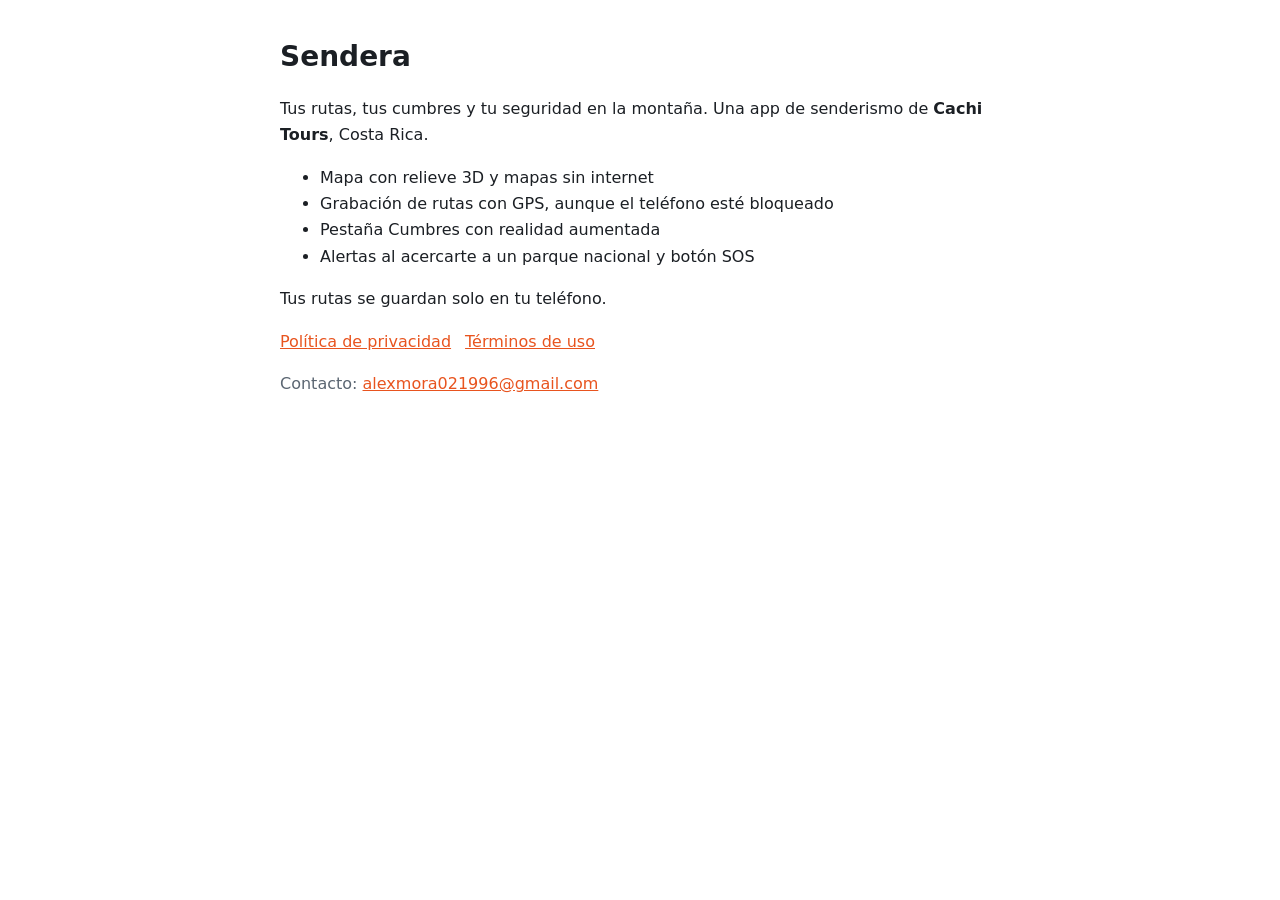
<file: index.html>
<!doctype html>
<html lang="es"><head><meta charset="utf-8"><meta name="viewport" content="width=device-width,initial-scale=1">
<title>Sendera · Cachi Tours</title><link rel="stylesheet" href="style.css"></head><body><main>
<h1>Sendera</h1>
<p>Tus rutas, tus cumbres y tu seguridad en la montaña. Una app de senderismo de <b>Cachi Tours</b>, Costa Rica.</p>
<ul>
<li>Mapa con relieve 3D y mapas sin internet</li>
<li>Grabación de rutas con GPS, aunque el teléfono esté bloqueado</li>
<li>Pestaña Cumbres con realidad aumentada</li>
<li>Alertas al acercarte a un parque nacional y botón SOS</li>
</ul>
<p>Tus rutas se guardan solo en tu teléfono.</p>
<nav><a href="privacidad.html">Política de privacidad</a><a href="terminos.html">Términos de uso</a></nav>
<p class="mut">Contacto: <a href="mailto:alexmora021996@gmail.com">alexmora021996@gmail.com</a></p>
</main></body></html>
</file>
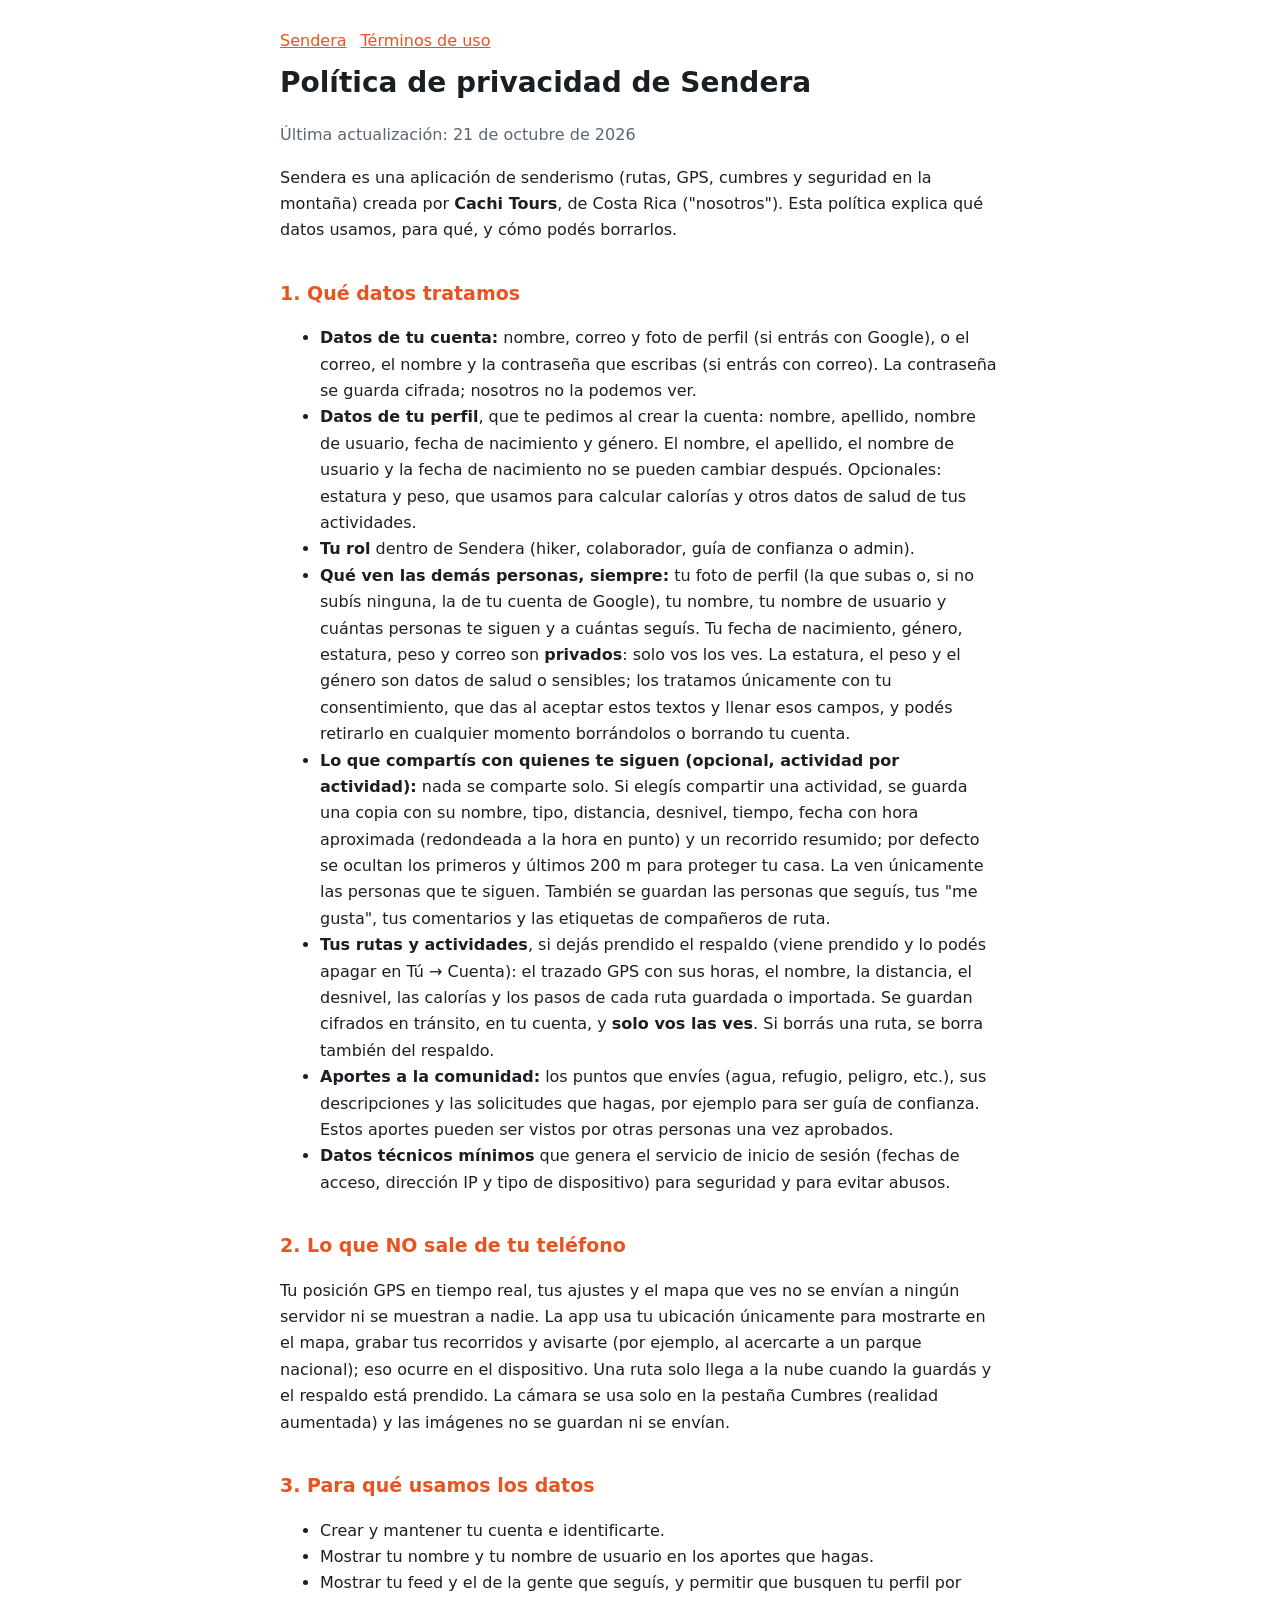
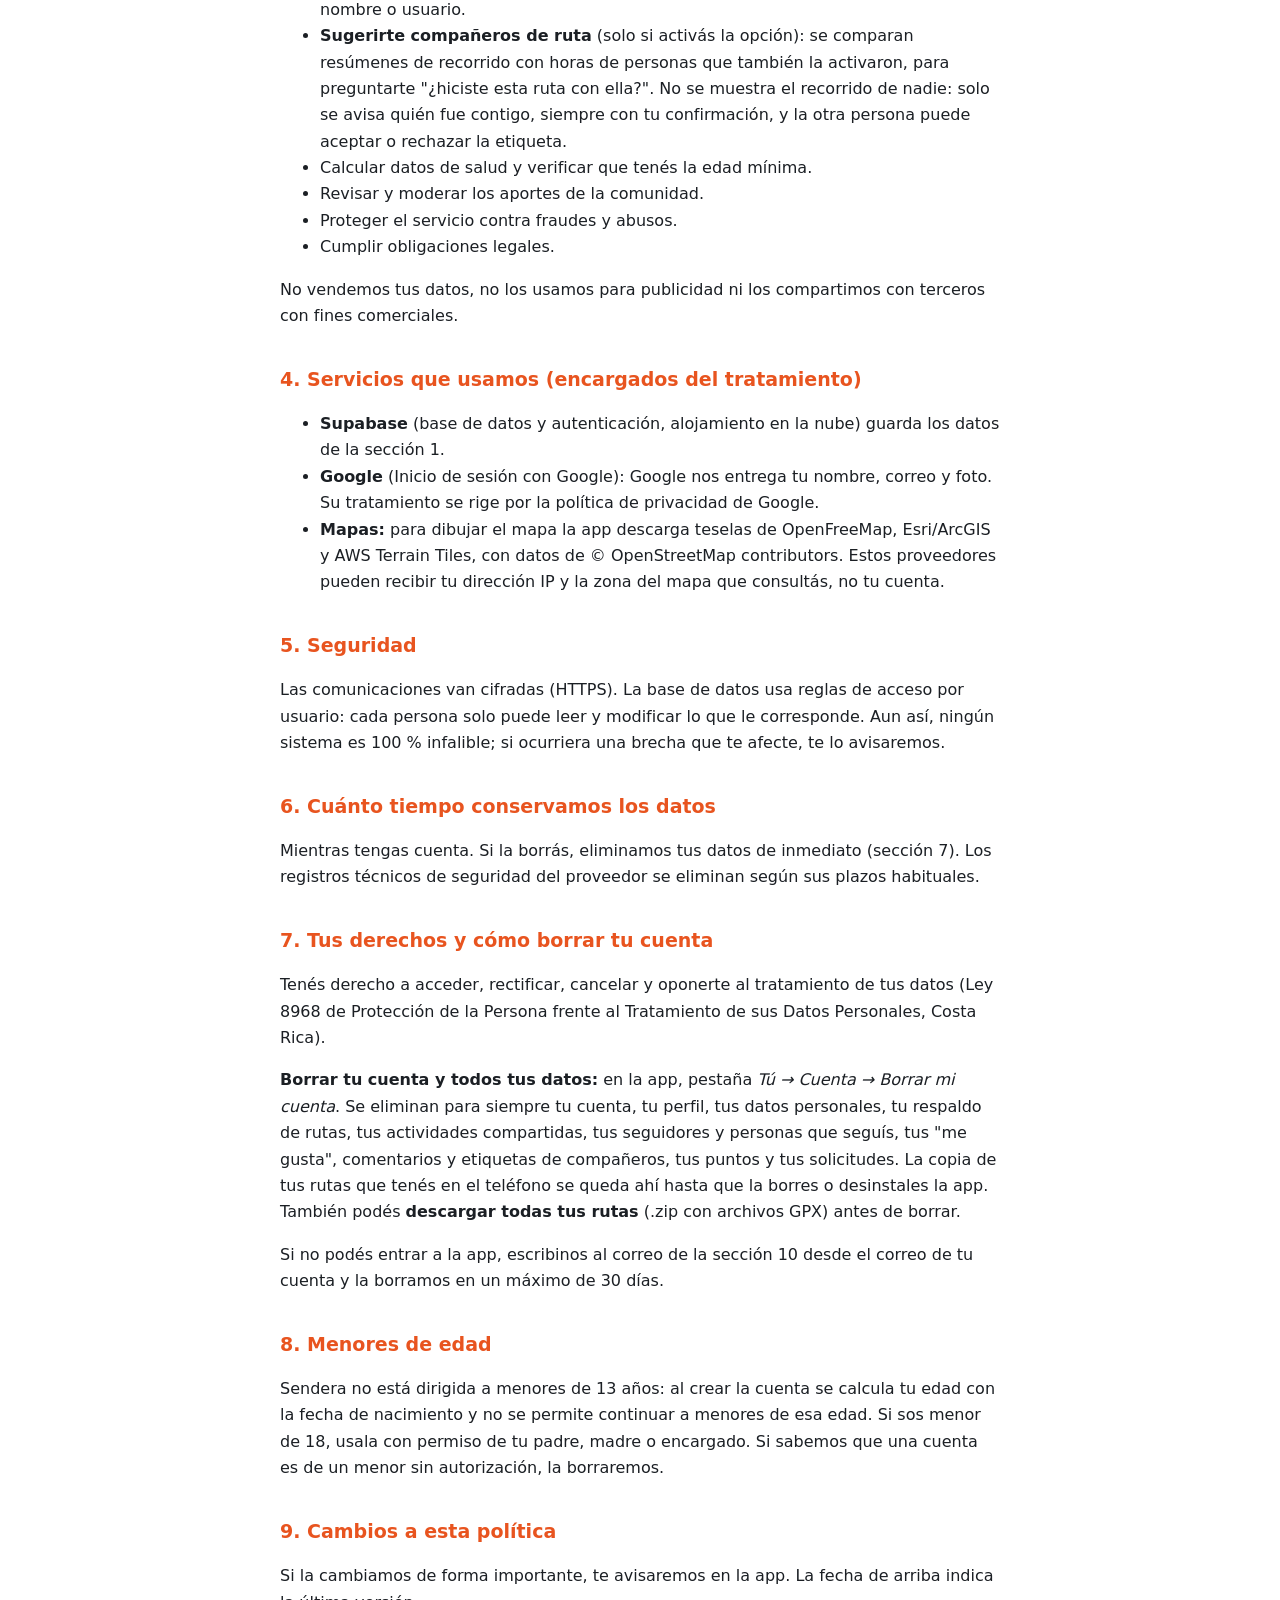
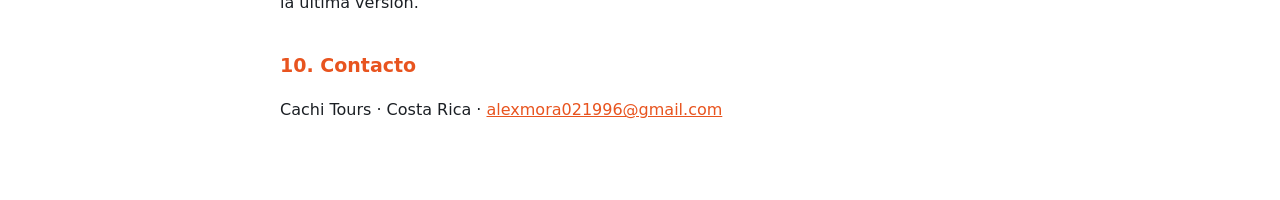
<file: privacidad.html>
<!doctype html>
<html lang="es"><head><meta charset="utf-8"><meta name="viewport" content="width=device-width,initial-scale=1">
<title>Política de privacidad · Sendera</title><link rel="stylesheet" href="style.css"></head><body><main>
<nav><a href="index.html">Sendera</a><a href="terminos.html">Términos de uso</a></nav>
<h1>Política de privacidad de Sendera</h1>
<p class="mut">Última actualización: 21 de octubre de 2026</p>
<p>Sendera es una aplicación de senderismo (rutas, GPS, cumbres y seguridad en la montaña) creada por <b>Cachi Tours</b>, de Costa Rica ("nosotros"). Esta política explica qué datos usamos, para qué, y cómo podés borrarlos.</p>

<h2>1. Qué datos tratamos</h2>
<ul>
<li><b>Datos de tu cuenta:</b> nombre, correo y foto de perfil (si entrás con Google), o el correo, el nombre y la contraseña que escribas (si entrás con correo). La contraseña se guarda cifrada; nosotros no la podemos ver.</li>
<li><b>Datos de tu perfil</b>, que te pedimos al crear la cuenta: nombre, apellido, nombre de usuario, fecha de nacimiento y género. El nombre, el apellido, el nombre de usuario y la fecha de nacimiento no se pueden cambiar después. Opcionales: estatura y peso, que usamos para calcular calorías y otros datos de salud de tus actividades.</li>
<li><b>Tu rol</b> dentro de Sendera (hiker, colaborador, guía de confianza o admin).</li>
<li><b>Qué ven las demás personas, siempre:</b> tu foto de perfil (la que subas o, si no subís ninguna, la de tu cuenta de Google), tu nombre, tu nombre de usuario y cuántas personas te siguen y a cuántas seguís. Tu fecha de nacimiento, género, estatura, peso y correo son <b>privados</b>: solo vos los ves. La estatura, el peso y el género son datos de salud o sensibles; los tratamos únicamente con tu consentimiento, que das al aceptar estos textos y llenar esos campos, y podés retirarlo en cualquier momento borrándolos o borrando tu cuenta.</li>
<li><b>Lo que compartís con quienes te siguen (opcional, actividad por actividad):</b> nada se comparte solo. Si elegís compartir una actividad, se guarda una copia con su nombre, tipo, distancia, desnivel, tiempo, fecha con hora aproximada (redondeada a la hora en punto) y un recorrido resumido; por defecto se ocultan los primeros y últimos 200 m para proteger tu casa. La ven únicamente las personas que te siguen. También se guardan las personas que seguís, tus "me gusta", tus comentarios y las etiquetas de compañeros de ruta.</li>
<li><b>Tus rutas y actividades</b>, si dejás prendido el respaldo (viene prendido y lo podés apagar en Tú → Cuenta): el trazado GPS con sus horas, el nombre, la distancia, el desnivel, las calorías y los pasos de cada ruta guardada o importada. Se guardan cifrados en tránsito, en tu cuenta, y <b>solo vos las ves</b>. Si borrás una ruta, se borra también del respaldo.</li>
<li><b>Aportes a la comunidad:</b> los puntos que envíes (agua, refugio, peligro, etc.), sus descripciones y las solicitudes que hagas, por ejemplo para ser guía de confianza. Estos aportes pueden ser vistos por otras personas una vez aprobados.</li>
<li><b>Datos técnicos mínimos</b> que genera el servicio de inicio de sesión (fechas de acceso, dirección IP y tipo de dispositivo) para seguridad y para evitar abusos.</li>
</ul>

<h2>2. Lo que NO sale de tu teléfono</h2>
<p>Tu posición GPS en tiempo real, tus ajustes y el mapa que ves no se envían a ningún servidor ni se muestran a nadie. La app usa tu ubicación únicamente para mostrarte en el mapa, grabar tus recorridos y avisarte (por ejemplo, al acercarte a un parque nacional); eso ocurre en el dispositivo. Una ruta solo llega a la nube cuando la guardás y el respaldo está prendido. La cámara se usa solo en la pestaña Cumbres (realidad aumentada) y las imágenes no se guardan ni se envían.</p>

<h2>3. Para qué usamos los datos</h2>
<ul><li>Crear y mantener tu cuenta e identificarte.</li><li>Mostrar tu nombre y tu nombre de usuario en los aportes que hagas.</li><li>Mostrar tu feed y el de la gente que seguís, y permitir que busquen tu perfil por nombre o usuario.</li><li><b>Sugerirte compañeros de ruta</b> (solo si activás la opción): se comparan resúmenes de recorrido con horas de personas que también la activaron, para preguntarte "¿hiciste esta ruta con ella?". No se muestra el recorrido de nadie: solo se avisa quién fue contigo, siempre con tu confirmación, y la otra persona puede aceptar o rechazar la etiqueta.</li><li>Calcular datos de salud y verificar que tenés la edad mínima.</li><li>Revisar y moderar los aportes de la comunidad.</li><li>Proteger el servicio contra fraudes y abusos.</li><li>Cumplir obligaciones legales.</li></ul>
<p>No vendemos tus datos, no los usamos para publicidad ni los compartimos con terceros con fines comerciales.</p>

<h2>4. Servicios que usamos (encargados del tratamiento)</h2>
<ul>
<li><b>Supabase</b> (base de datos y autenticación, alojamiento en la nube) guarda los datos de la sección 1.</li>
<li><b>Google</b> (Inicio de sesión con Google): Google nos entrega tu nombre, correo y foto. Su tratamiento se rige por la política de privacidad de Google.</li>
<li><b>Mapas:</b> para dibujar el mapa la app descarga teselas de OpenFreeMap, Esri/ArcGIS y AWS Terrain Tiles, con datos de © OpenStreetMap contributors. Estos proveedores pueden recibir tu dirección IP y la zona del mapa que consultás, no tu cuenta.</li>
</ul>

<h2>5. Seguridad</h2>
<p>Las comunicaciones van cifradas (HTTPS). La base de datos usa reglas de acceso por usuario: cada persona solo puede leer y modificar lo que le corresponde. Aun así, ningún sistema es 100 % infalible; si ocurriera una brecha que te afecte, te lo avisaremos.</p>

<h2>6. Cuánto tiempo conservamos los datos</h2>
<p>Mientras tengas cuenta. Si la borrás, eliminamos tus datos de inmediato (sección 7). Los registros técnicos de seguridad del proveedor se eliminan según sus plazos habituales.</p>

<h2>7. Tus derechos y cómo borrar tu cuenta</h2>
<p>Tenés derecho a acceder, rectificar, cancelar y oponerte al tratamiento de tus datos (Ley 8968 de Protección de la Persona frente al Tratamiento de sus Datos Personales, Costa Rica).</p>
<p><b>Borrar tu cuenta y todos tus datos:</b> en la app, pestaña <i>Tú → Cuenta → Borrar mi cuenta</i>. Se eliminan para siempre tu cuenta, tu perfil, tus datos personales, tu respaldo de rutas, tus actividades compartidas, tus seguidores y personas que seguís, tus "me gusta", comentarios y etiquetas de compañeros, tus puntos y tus solicitudes. La copia de tus rutas que tenés en el teléfono se queda ahí hasta que la borres o desinstales la app. También podés <b>descargar todas tus rutas</b> (.zip con archivos GPX) antes de borrar.</p>
<p>Si no podés entrar a la app, escribinos al correo de la sección 10 desde el correo de tu cuenta y la borramos en un máximo de 30 días.</p>

<h2>8. Menores de edad</h2>
<p>Sendera no está dirigida a menores de 13 años: al crear la cuenta se calcula tu edad con la fecha de nacimiento y no se permite continuar a menores de esa edad. Si sos menor de 18, usala con permiso de tu padre, madre o encargado. Si sabemos que una cuenta es de un menor sin autorización, la borraremos.</p>

<h2>9. Cambios a esta política</h2>
<p>Si la cambiamos de forma importante, te avisaremos en la app. La fecha de arriba indica la última versión.</p>

<h2>10. Contacto</h2>
<p>Cachi Tours · Costa Rica · <a href="mailto:alexmora021996@gmail.com">alexmora021996@gmail.com</a></p>
</main></body></html>
</file>
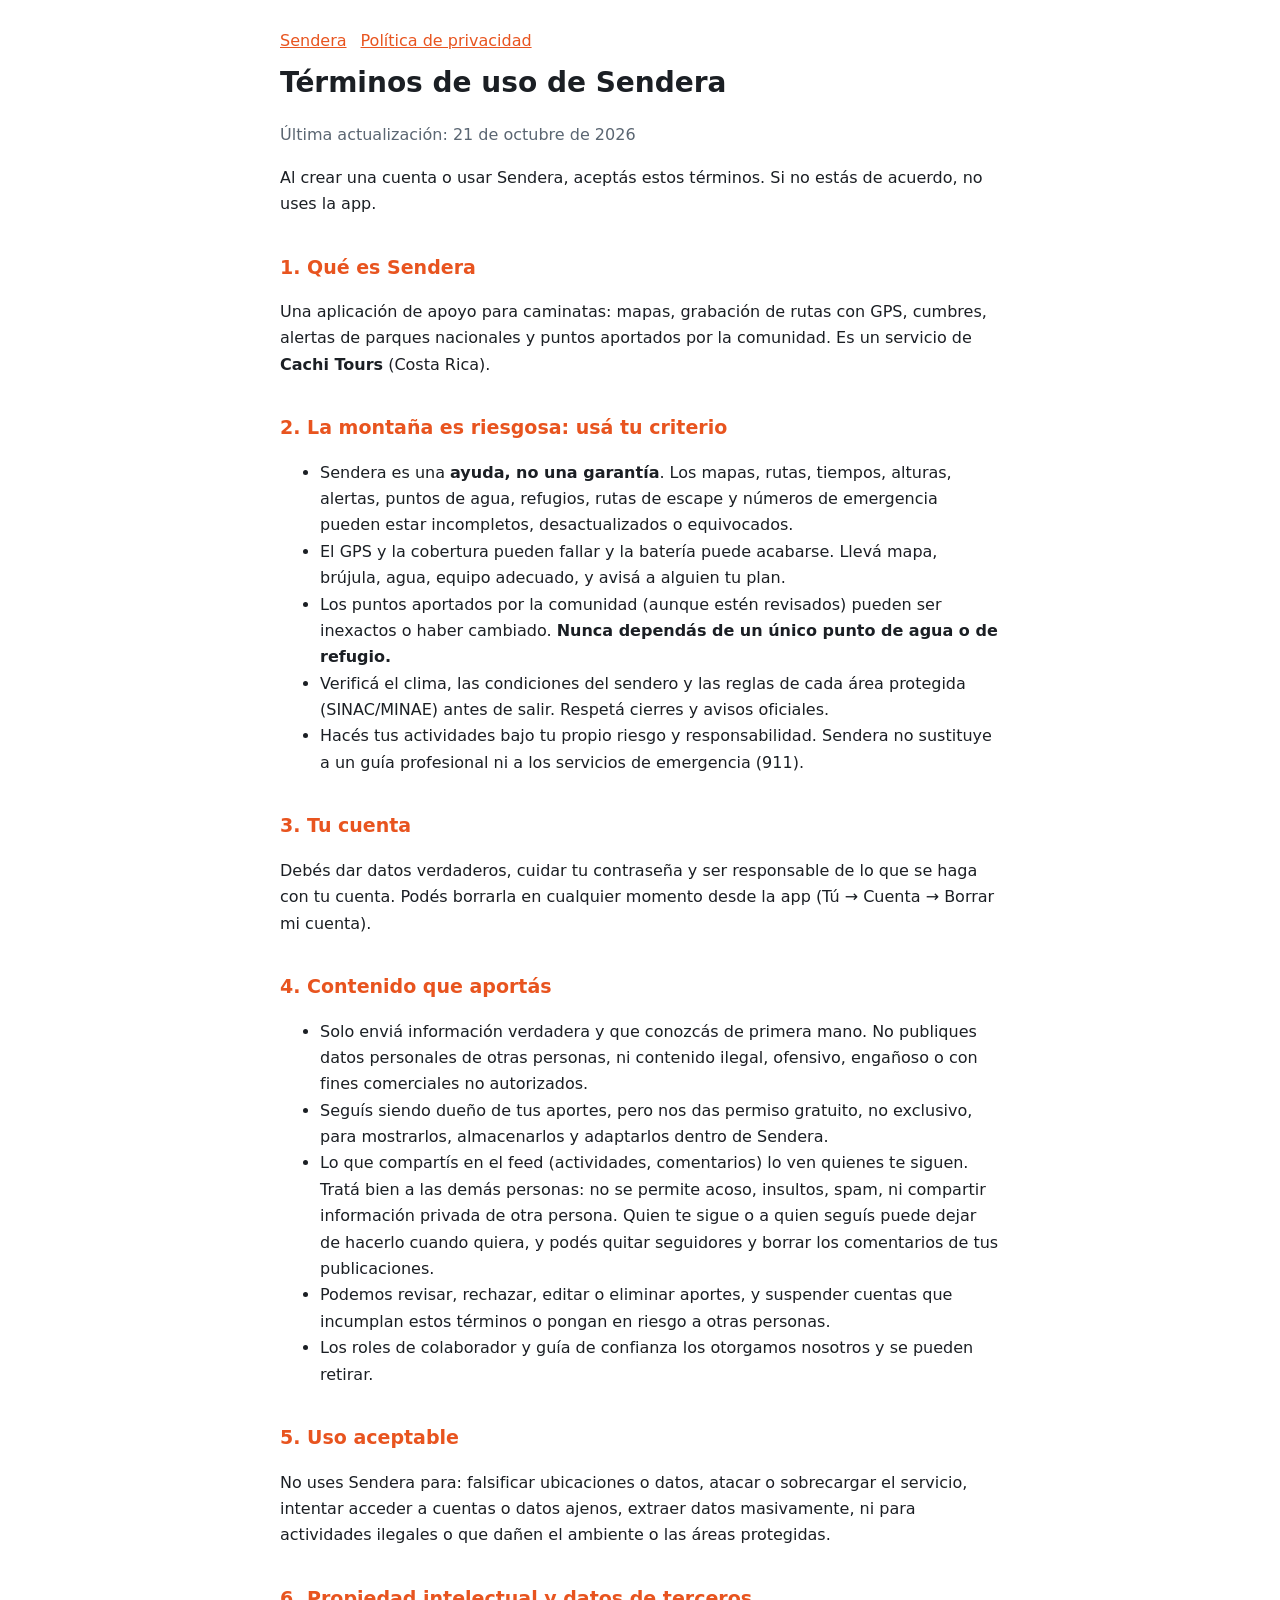
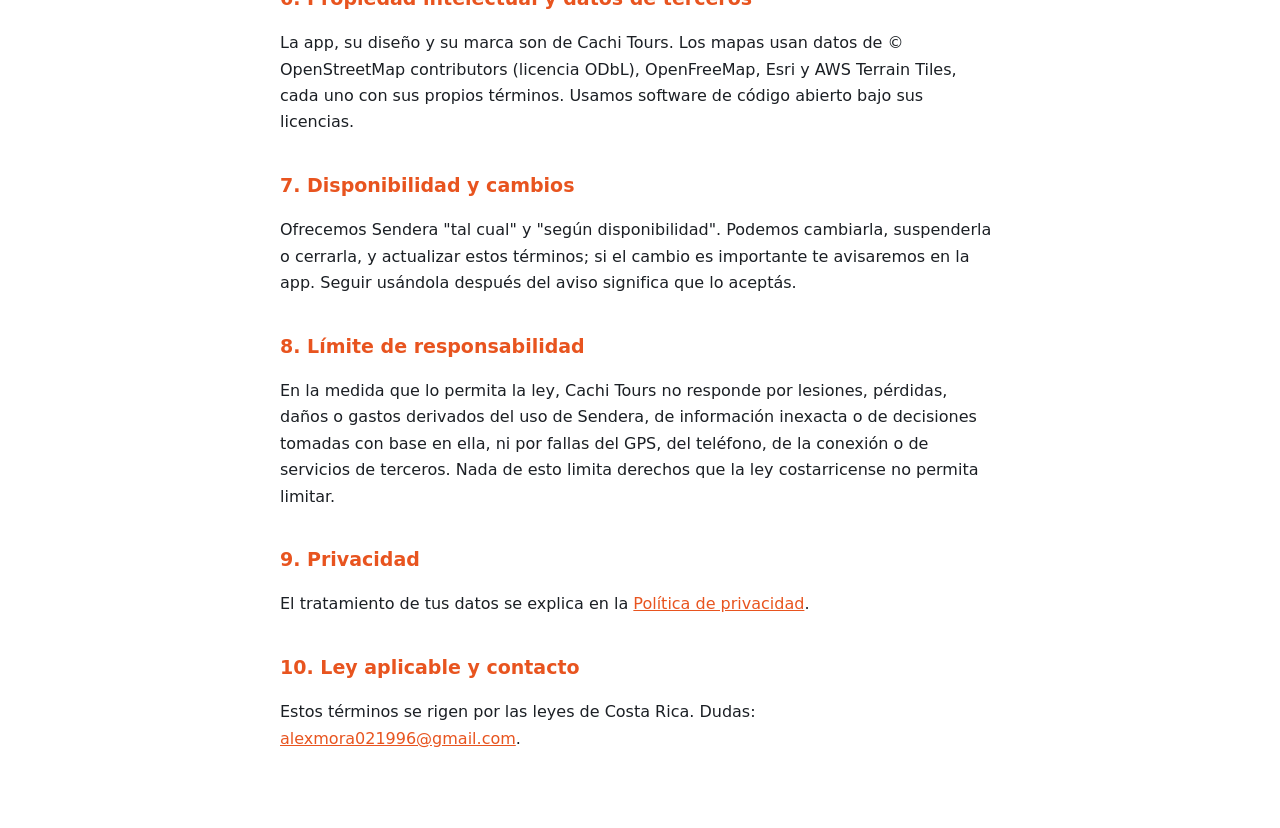
<file: terminos.html>
<!doctype html>
<html lang="es"><head><meta charset="utf-8"><meta name="viewport" content="width=device-width,initial-scale=1">
<title>Términos de uso · Sendera</title><link rel="stylesheet" href="style.css"></head><body><main>
<nav><a href="index.html">Sendera</a><a href="privacidad.html">Política de privacidad</a></nav>
<h1>Términos de uso de Sendera</h1>
<p class="mut">Última actualización: 21 de octubre de 2026</p>
<p>Al crear una cuenta o usar Sendera, aceptás estos términos. Si no estás de acuerdo, no uses la app.</p>

<h2>1. Qué es Sendera</h2>
<p>Una aplicación de apoyo para caminatas: mapas, grabación de rutas con GPS, cumbres, alertas de parques nacionales y puntos aportados por la comunidad. Es un servicio de <b>Cachi Tours</b> (Costa Rica).</p>

<h2>2. La montaña es riesgosa: usá tu criterio</h2>
<ul>
<li>Sendera es una <b>ayuda, no una garantía</b>. Los mapas, rutas, tiempos, alturas, alertas, puntos de agua, refugios, rutas de escape y números de emergencia pueden estar incompletos, desactualizados o equivocados.</li>
<li>El GPS y la cobertura pueden fallar y la batería puede acabarse. Llevá mapa, brújula, agua, equipo adecuado, y avisá a alguien tu plan.</li>
<li>Los puntos aportados por la comunidad (aunque estén revisados) pueden ser inexactos o haber cambiado. <b>Nunca dependás de un único punto de agua o de refugio.</b></li>
<li>Verificá el clima, las condiciones del sendero y las reglas de cada área protegida (SINAC/MINAE) antes de salir. Respetá cierres y avisos oficiales.</li>
<li>Hacés tus actividades bajo tu propio riesgo y responsabilidad. Sendera no sustituye a un guía profesional ni a los servicios de emergencia (911).</li>
</ul>

<h2>3. Tu cuenta</h2>
<p>Debés dar datos verdaderos, cuidar tu contraseña y ser responsable de lo que se haga con tu cuenta. Podés borrarla en cualquier momento desde la app (Tú → Cuenta → Borrar mi cuenta).</p>

<h2>4. Contenido que aportás</h2>
<ul>
<li>Solo enviá información verdadera y que conozcás de primera mano. No publiques datos personales de otras personas, ni contenido ilegal, ofensivo, engañoso o con fines comerciales no autorizados.</li>
<li>Seguís siendo dueño de tus aportes, pero nos das permiso gratuito, no exclusivo, para mostrarlos, almacenarlos y adaptarlos dentro de Sendera.</li>
<li>Lo que compartís en el feed (actividades, comentarios) lo ven quienes te siguen. Tratá bien a las demás personas: no se permite acoso, insultos, spam, ni compartir información privada de otra persona. Quien te sigue o a quien seguís puede dejar de hacerlo cuando quiera, y podés quitar seguidores y borrar los comentarios de tus publicaciones.</li>
<li>Podemos revisar, rechazar, editar o eliminar aportes, y suspender cuentas que incumplan estos términos o pongan en riesgo a otras personas.</li>
<li>Los roles de colaborador y guía de confianza los otorgamos nosotros y se pueden retirar.</li>
</ul>

<h2>5. Uso aceptable</h2>
<p>No uses Sendera para: falsificar ubicaciones o datos, atacar o sobrecargar el servicio, intentar acceder a cuentas o datos ajenos, extraer datos masivamente, ni para actividades ilegales o que dañen el ambiente o las áreas protegidas.</p>

<h2>6. Propiedad intelectual y datos de terceros</h2>
<p>La app, su diseño y su marca son de Cachi Tours. Los mapas usan datos de © OpenStreetMap contributors (licencia ODbL), OpenFreeMap, Esri y AWS Terrain Tiles, cada uno con sus propios términos. Usamos software de código abierto bajo sus licencias.</p>

<h2>7. Disponibilidad y cambios</h2>
<p>Ofrecemos Sendera "tal cual" y "según disponibilidad". Podemos cambiarla, suspenderla o cerrarla, y actualizar estos términos; si el cambio es importante te avisaremos en la app. Seguir usándola después del aviso significa que lo aceptás.</p>

<h2>8. Límite de responsabilidad</h2>
<p>En la medida que lo permita la ley, Cachi Tours no responde por lesiones, pérdidas, daños o gastos derivados del uso de Sendera, de información inexacta o de decisiones tomadas con base en ella, ni por fallas del GPS, del teléfono, de la conexión o de servicios de terceros. Nada de esto limita derechos que la ley costarricense no permita limitar.</p>

<h2>9. Privacidad</h2>
<p>El tratamiento de tus datos se explica en la <a href="privacidad.html">Política de privacidad</a>.</p>

<h2>10. Ley aplicable y contacto</h2>
<p>Estos términos se rigen por las leyes de Costa Rica. Dudas: <a href="mailto:alexmora021996@gmail.com">alexmora021996@gmail.com</a>.</p>
</main></body></html>
</file>
<file: style.css>
:root{color-scheme:light dark;--bg:#fff;--fg:#1b1f24;--mut:#5b6672;--acc:#e8541f}
@media (prefers-color-scheme:dark){:root{--bg:#0d1117;--fg:#e6e9ee;--mut:#9aa6b2}}
body{margin:0;background:var(--bg);color:var(--fg);font:16px/1.65 system-ui,-apple-system,Segoe UI,Roboto,sans-serif}
main{max-width:720px;margin:0 auto;padding:28px 18px 60px}
h1{font-size:28px;margin:.2em 0}h2{font-size:19px;margin-top:1.8em;color:var(--acc)}
small,.mut{color:var(--mut)}a{color:var(--acc)}nav a{margin-right:14px}
</file>
